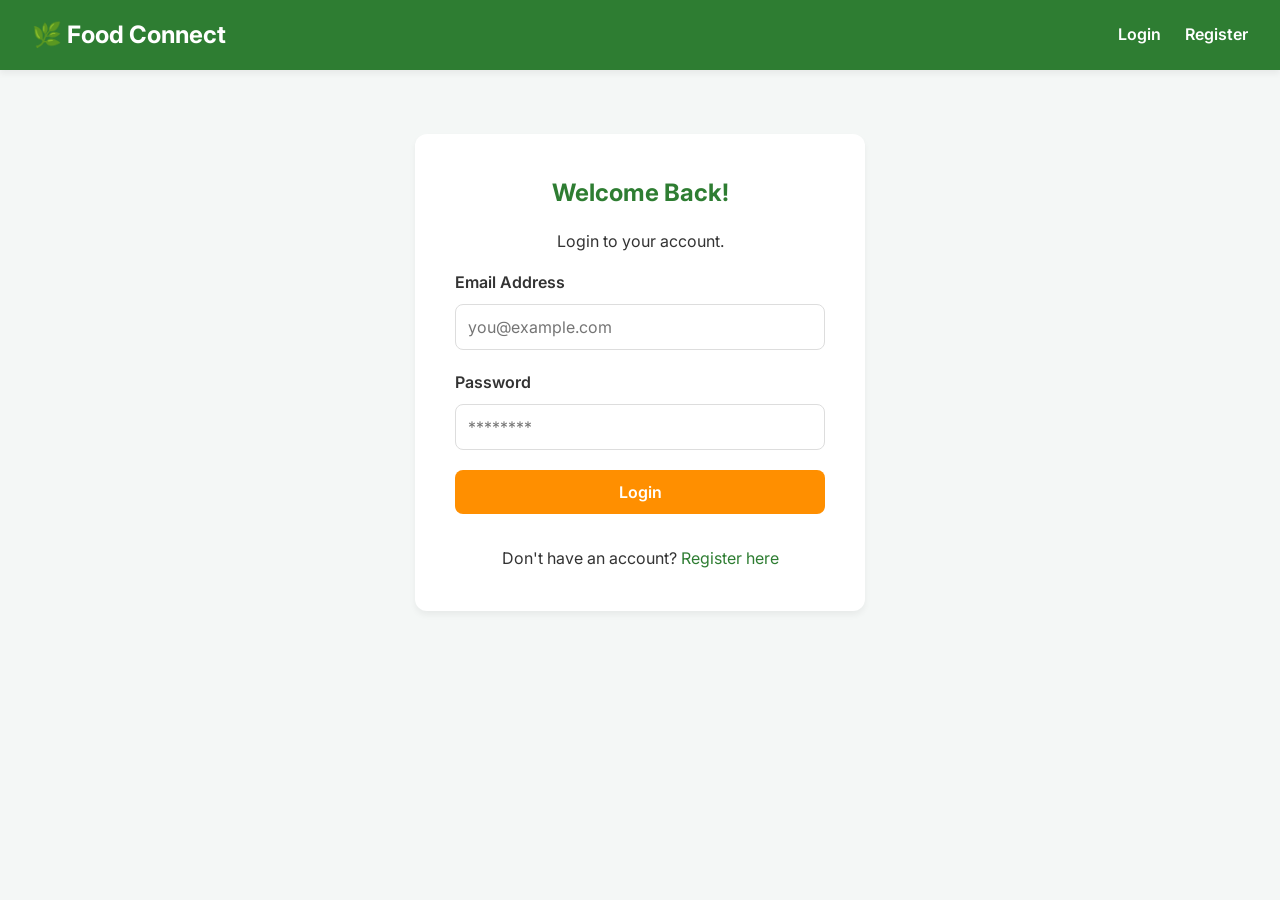
<file: frontend/index.html>
<!DOCTYPE html>
<html lang="en">
<head>
    <meta charset="UTF-8">
    <meta name="viewport" content="width=device-width, initial-scale=1.0">
    <title>Food Connect | Login</title>
    <link rel="stylesheet" href="css/style.css">
</head>
<body>
    <nav>
        <div class="logo">🌿 Food Connect</div>
        <ul>
            <li><a href="index.html">Login</a></li>
            <li><a href="#" onclick="toggleMode()">Register</a></li>
        </ul>
    </nav>
    <div class="container animate-fade">
        <div class="form-wrapper">
            <div id="messageBox" class="hidden"></div>
            <h2 class="text-center" id="formTitle">Welcome Back!</h2>
            <p class="text-center text-muted mb-1" id="formSubtitle">Login to your account.</p>
            <form id="authForm">
                <div class="form-group hidden" id="nameGroup">
                    <label>Full Name</label>
                    <input type="text" id="name" class="form-control" placeholder="E.g. John Doe or Red Cross">
                </div>
                <div class="form-group">
                    <label>Email Address</label>
                    <input type="email" id="email" class="form-control" required placeholder="you@example.com">
                </div>
                <div class="form-group">
                    <label>Password</label>
                    <input type="password" id="password" class="form-control" required placeholder="********">
                </div>
                <div class="form-group hidden" id="roleGroup">
                    <label>I am a...</label>
                    <select id="role" class="form-control">
                        <option value="donor">Food Donor</option>
                        <option value="ngo">NGO</option>
                    </select>
                </div>
                <button type="submit" class="btn btn-orange" style="width: 100%;" id="submitBtn">Login</button>
            </form>
            <p class="text-center mt-2">
                <span id="toggleText">Don't have an account?</span> 
                <a href="#" onclick="toggleMode()" id="toggleLink">Register here</a>
            </p>
        </div>
    </div>
    <script src="js/auth.js"></script>
</body>
</html>
</file>
<file: frontend/css/style.css>
/* frontend/css/style.css */
@import url('https://fonts.googleapis.com/css2?family=Inter:wght@300;400;600;700&display=swap');

:root {
    --primary-green: #2E7D32;    
    --light-green: #E8F5E9;      
    --accent-orange: #FF8F00;    
    --bg-color: #F4F7F6;
    --text-main: #333333;
    --text-muted: #666666;
    --card-bg: #FFFFFF;
    --border-radius: 12px;
    --shadow: 0 4px 6px rgba(0,0,0,0.05);
    --transition: all 0.3s ease;
}

* { box-sizing: border-box; margin: 0; padding: 0; font-family: 'Inter', sans-serif; }
body { background-color: var(--bg-color); color: var(--text-main); line-height: 1.6; }

h1, h2, h3, h4 { color: var(--primary-green); margin-bottom: 1rem; }
a { color: var(--primary-green); text-decoration: none; transition: var(--transition); }
a:hover { color: var(--accent-orange); }

nav {
    background: var(--primary-green); color: white; padding: 1rem 2rem;
    display: flex; justify-content: space-between; align-items: center; box-shadow: var(--shadow);
}
nav .logo { font-size: 1.5rem; font-weight: 700; display: flex; align-items: center; gap: 10px; }
nav ul { list-style: none; display: flex; gap: 1.5rem; }
nav ul li a { color: white; font-weight: 600; }
nav ul li a:hover { color: var(--accent-orange); }

.container { max-width: 1200px; margin: 2rem auto; padding: 0 1rem; }
.grid { display: grid; grid-template-columns: repeat(auto-fit, minmax(300px, 1fr)); gap: 1.5rem; }

.card {
    background: var(--card-bg); border-radius: var(--border-radius); padding: 1.5rem;
    box-shadow: var(--shadow); transition: var(--transition); border-top: 4px solid transparent;
}
.card:hover { 
    transform: translateY(-5px); box-shadow: 0 12px 20px rgba(0,0,0,0.1); 
    border-top: 4px solid var(--primary-green);
}

.btn {
    display: inline-block; background: var(--primary-green); color: white;
    padding: 0.75rem 1.5rem; border: none; border-radius: 8px; cursor: pointer;
    font-weight: 600; font-size: 1rem; transition: var(--transition); text-align: center;
}
.btn:hover { background: #1B5E20; transform: scale(1.02); color:white; }
.btn-orange { background: var(--accent-orange); }
.btn-orange:hover { background: #E65100; }
.form-group { margin-bottom: 1.25rem; }
.form-group label { display: block; margin-bottom: 0.5rem; font-weight: 600; }
.form-control {
    width: 100%; padding: 0.75rem; border: 1px solid #ddd;
    border-radius: 8px; font-size: 1rem; transition: var(--transition);
}
.form-control:focus { border-color: var(--primary-green); outline: none; box-shadow: 0 0 0 3px var(--light-green); }
.form-wrapper { max-width: 450px; margin: 4rem auto; background: white; padding: 2.5rem; border-radius: var(--border-radius); box-shadow: var(--shadow); }

.badge { display: inline-block; padding: 0.25rem 0.75rem; border-radius: 50px; font-size: 0.85rem; font-weight: 600; text-transform: uppercase; }
.badge-pending { background: #FFF3E0; color: #E65100; }
.badge-accepted { background: #E3F2FD; color: #1565C0; }
.badge-completed { background: #E8F5E9; color: #2E7D32; }

.text-center { text-align: center; } .mt-2 { margin-top: 2rem; } .mb-1 { margin-bottom: 1rem; } .hidden { display: none !important; }
#messageBox { padding: 1rem; border-radius: 8px; margin-bottom: 1rem; text-align: center; font-weight: 600; }
.msg-error { background: #FFEBEE; color: #C62828; border: 1px solid #FFCDD2;}
.msg-success { background: #E8F5E9; color: #2E7D32; border: 1px solid #C8E6C9;}
@keyframes fadeIn { from { opacity: 0; transform: translateY(10px); } to { opacity: 1; transform: translateY(0); } }
.animate-fade { animation: fadeIn 0.4s ease forwards; }
</file>
